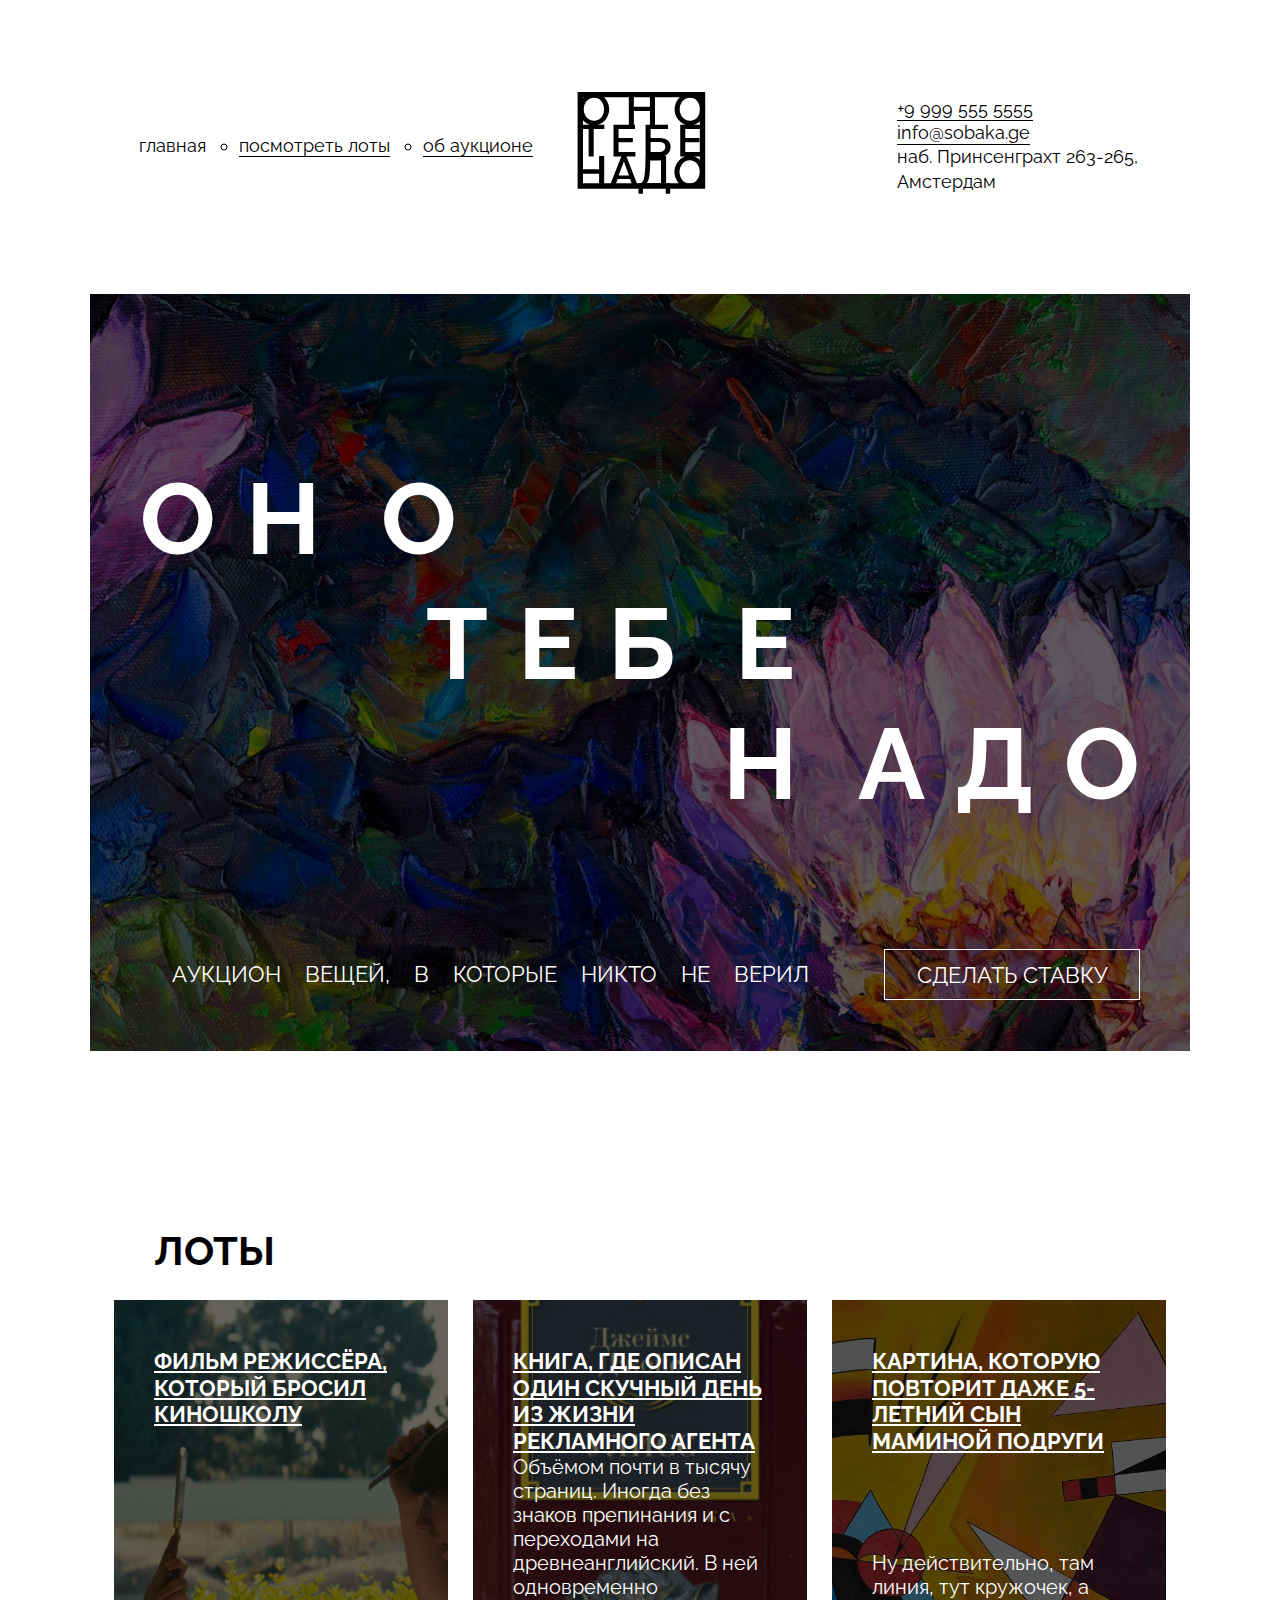
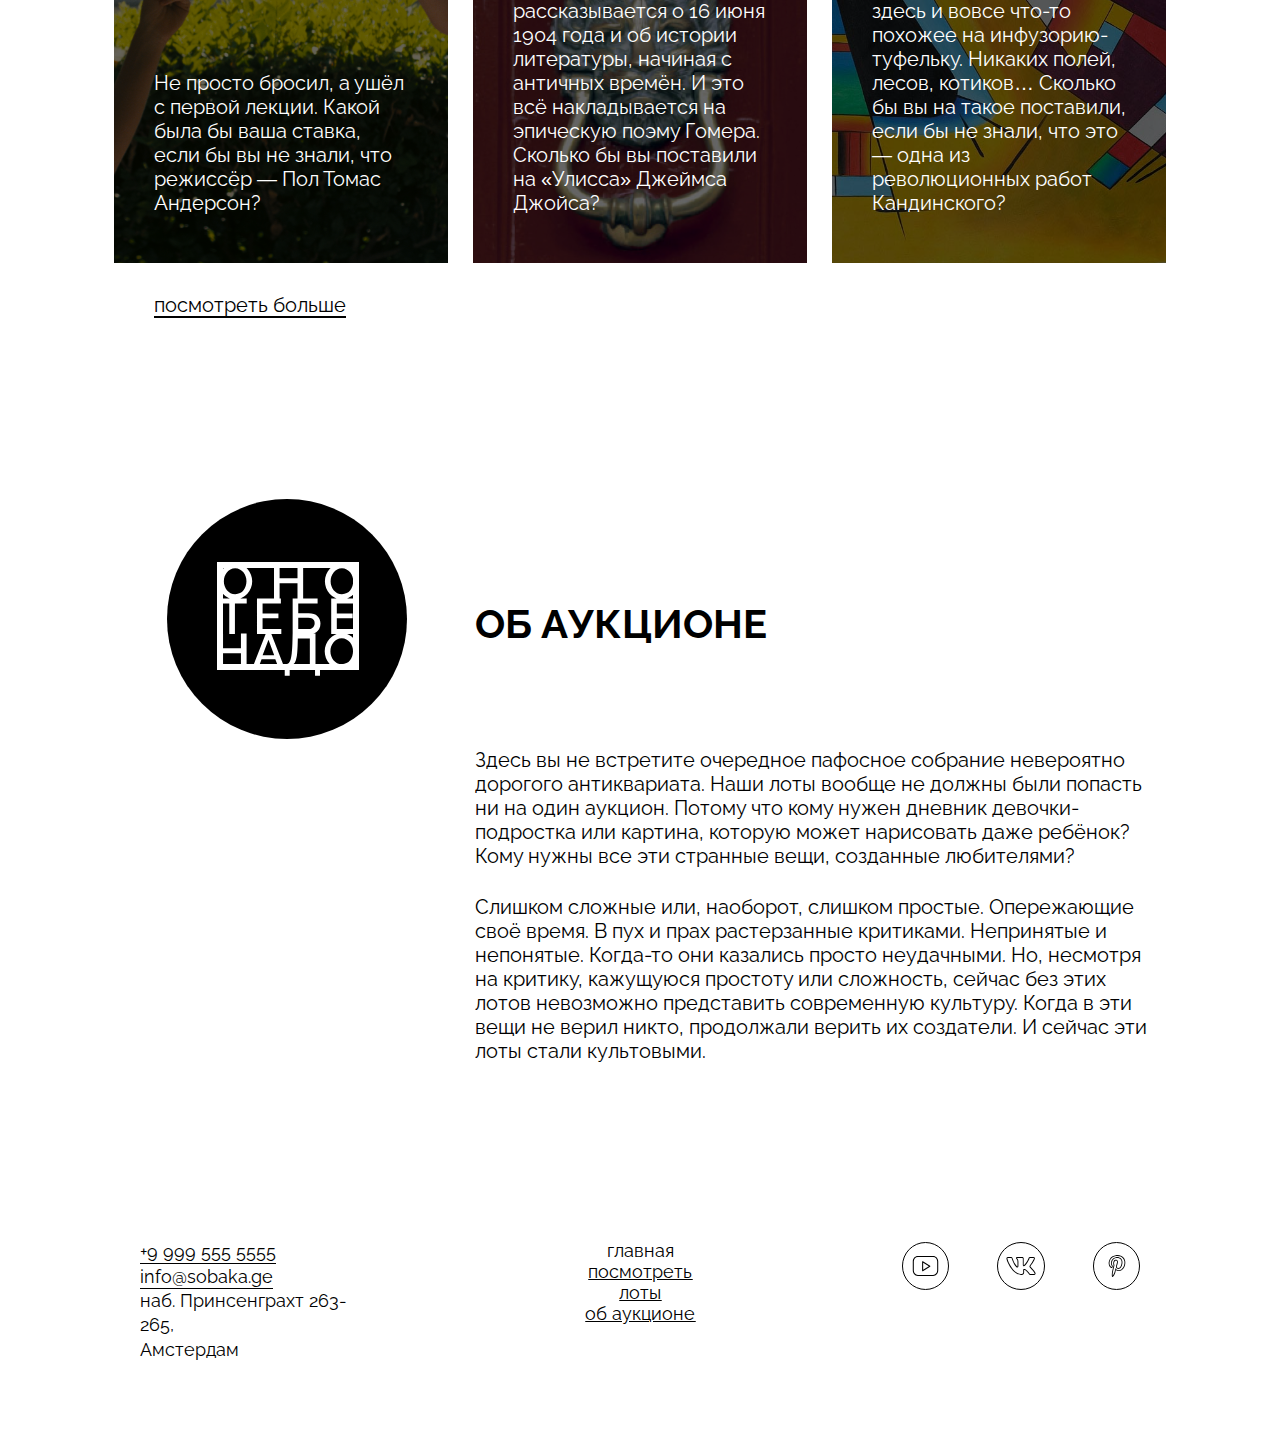
<file: index.html>
<!DOCTYPE html>
<html lang="ru">
    <head>
        <meta charset="UTF-8" />
        <meta http-equiv="X-UA-Compatible" content="IE=edge" />
        <meta name="viewport" content="width=device-width, initial-scale=1.0" />
        <title>Оно тебе надо — аукцион вещей, в которые никто не верил</title>
        <link rel="stylesheet" href="./fonts/fonts.css" />
        <link rel="stylesheet" href="./styles/global.css" />
        <link rel="stylesheet" href="./styles/style.css" />
    </head>
    <body class="content-box">
        <header class="header">
            <nav class="header__menu">
                <ul class="header__menu-list">
                    <li>
                        <a class="header__menu-link header__menu-link-active" href="#0"> главная</a>
                    </li>
                    <li class="header__item-accent">
                        <a class="header__menu-link" href="#0">посмотреть лоты</a>
                    </li>
                    <li class="header__item-accent">
                        <a class="header__menu-link" href="#0">об аукционе</a>
                    </li>
                </ul>
            </nav>
            <a class="header__menu-logo">
                <img class="header__image" src="./images/logo-black.svg" alt="Оно тебе надо" />
            </a>
            <address class="contacts">
                <ul class="contacts-list">
                    <li class="contacts-items">
                        <a class="contacts-items-link contacts-items-link-underline" href="tel:+99995555555">+9 999 555 5555</a>
                    </li>
                    <li>
                        <a class="contacts-items-link contacts-items-link-underline" href="mailto:info@sobaka.ge">info@sobaka.ge</a>
                    </li>
                    <li>
                        <a class="contacts-items-link contacts-items-link-address" href="#0">наб. Принсенграхт 263-265,</a>
                    </li>
                    <li>
                        <a class="сontacts-items-link contacts-items-link-address" href="#0">Амстердам</a>
                    </li>
                </ul>
            </address>
        </header>
        <main>
            <section class="cover">
                <div class="cover__background">
                    <div class="overlay"></div>
                    <h1 class="cover__title">
                        <span class="cover__aligned-text">о<span class="letters-sliced">но</span> </span>
                        <span class="cover__aligned-text cover__text_center">те<span class="letters-sliced">бе</span> </span>
                        <span class="cover__aligned-text cover__text_right"><span class="letters-sliced">н</span>ад<span class="align-letters">о</span> </span>
                    </h1>
                    <div class="cover__description">
                        <p class="cover__description-text">
                            Аукцион вещей, в которые никто не верил
                        </p>
                        <button type="button" class="cover__button">
                            Сделать ставку
                        </button>
                    </div>
                </div>
            </section>
            <section class="lots">
                <h2 class="lots__title">
                    Лоты
                </h2>
                <div class="lots__cards">
                    <a class="card-link" href="#0">
                        <article class="lots__cards-width">
                            <div class="lots__cards-background lots__cards-film-type">
                                <div class="overlay"></div>
                                <h2 class="lots__cards-title">
                                    Фильм режиссёра, который бросил киношколу
                                </h2>
                                <p class="lots__card-description">
                                    Не просто бросил, а ушёл с первой лекции. Какой была бы ваша ставка, если бы вы не знали, что режиссёр — Пол Томас Андерсон?
                                </p>
                            </div>
                        </article>
                    </a>
                    <a class="card-link" href="#0">
                        <article class="lots__cards-width">
                            <div class="lots__cards-background lots__cards-book-type">
                                <div class="overlay"></div>
                                <h2 class="lots__cards-title">
                                    Книга, где описан один скучный день из жизни рекламного агента
                                </h2>
                                <p class="lots__card-description">
                                    Объёмом почти в тысячу страниц. Иногда без знаков препинания и с переходами на древнеанглийский. В ней одновременно рассказывается о 16 июня 1904 года и об истории литературы, начиная с античных времён. И
                                    это всё накладывается на эпическую поэму Гомера. Сколько бы вы поставили на «Улисса» Джеймса Джойса?
                                </p>
                            </div>
                        </article>
                    </a>
                    <a class="card-link" href="#0">
                        <article class="lots__cards-width">
                            <div class="lots__cards-background lots__cards-picture-type">
                                <div class="overlay"></div>
                                <h2 class="lots__cards-title">
                                    Картина, которую повторит даже 5-летний сын маминой подруги
                                </h2>
                                <p class="lots__card-description">
                                    Ну действительно, там линия, тут кружочек, а здесь и вовсе что-то похожее на инфузорию-туфельку. Никаких полей, лесов, котиков… Сколько бы вы на такое поставили, если бы не знали, что это — одна из
                                    революционных работ Кандинского?
                                </p>
                            </div>
                        </article>
                    </a>
                </div>
                <a class="lots__more">
                    посмотреть больше
                </a>
            </section>

            <section class="about">
                <div class="about__circle-img">
                    <img class="about__image" src="./images/logo-white.svg" alt="Это тебе надо" />
                </div>
                <h3 class="about__title">
                    Об аукционе
                </h3>
                <p class="about__text">
                    Здесь вы не встретите очередное пафосное собрание невероятно дорогого антиквариата. Наши лоты вообще не должны были попасть ни на один аукцион. Потому что кому нужен дневник девочки-подростка или картина, которую может
                    нарисовать даже ребёнок? Кому нужны все эти странные вещи, созданные любителями?
                </p>
                <p class="about__text">
                    Слишком сложные или, наоборот, слишком простые. Опережающие своё время. В пух и прах растерзанные критиками. Непринятые и непонятые. Когда-то они казались просто неудачными. Но, несмотря на критику, кажущуюся простоту
                    или сложность, сейчас без этих лотов невозможно представить современную культуру. Когда в эти вещи не верил никто, продолжали верить их создатели. И сейчас эти лоты стали культовыми.
                </p>
            </section>
        </main>
        <footer class="footer">
            <address>
                <ul class="contacts-list">
                    <li class="contacts-items">
                        <a class="contacts-items-link contacts-items-link-underline" href="tel:+99995555555">+9 999 555 5555</a>
                    </li>
                    <li>
                        <a class="contacts-items-link contacts-items-link-underline" href="mailto:info@sobaka.ge">info@sobaka.ge</a>
                    </li>
                    <li>
                        <a class="contacts-items-link contacts-items-link-address" href="#0">наб. Принсенграхт 263-265,</a>
                    </li>
                    <li>
                        <a class="contacts-items-link contacts-items-link-address" href="#0">Амстердам</a>
                    </li>
                </ul>
            </address>
            <nav>
                <ul class="footer__menu">
                    <li class="footer__menu-item footer__menu-item-active">
                        <a class="footer__menu-link footer__menu-link-active" href="#0">главная</a>
                    </li>
                    <li class="footer__menu-item">
                        <a class="footer__menu-link" href="#0">посмотреть лоты</a>
                    </li>
                    <li class="footer__menu-item">
                        <a class="footer__menu-link" href="#0">об аукционе</a>
                    </li>
                </ul>
            </nav>
            <div class="footer__social-media">
                <div class="footer__social-media-box">
                    <a class="box__item">
                        <img class="footer__image" src="./images/yt.svg" alt="youtube" />
                    </a>
                    <a class="box__item">
                        <img class="footer__image" src="./images/vk.svg" alt="vk" />
                    </a>
                    <a class="box__item">
                        <img class="footer__image" src="./images/pinterest.svg" alt="pinterest" />
                    </a>
                </div>
            </div>
        </footer>
    </body>
</html>
</file>
<file: fonts/fonts.css>
@font-face {
  font-family: Raleway;
  src:
    url(./Raleway-Regular.woff2) format('woff2'),
    url(./Raleway-Regular.woff) format('woff');
  font-weight: normal;
  font-display: swap;
}

@font-face {
  font-family: Raleway;
  src:
    url(./Raleway-Bold.woff2) format('woff2'),
    url(./Raleway-Bold.woff) format('woff');
  font-weight: bold;
  font-display: swap;
}
</file>
<file: styles/global.css>
*,
*::before,
*::after {
  box-sizing: border-box;
}

body {
  width: 1100px;
  margin: 0 auto;
  font-family: "Raleway", sans-serif;
}

h1,
h2,
h3,
h4,
h5,
h6,
p,
ul,
ol,
li,
blockquote,address {
  margin: 0;
  padding: 0;
}

address {
  all:initial;
}

a {
  color: inherit;
}

img {
  width: 100%;
}
</file>
<file: styles/style.css>
.content-box {
    font-family: "Raleway", sans-serif;
    width: 1100px;
}

.header {
    display: grid;
    width: 1052px;
    grid-template-columns: 1fr min-content 1fr;
    padding: 0 24px 0 25px;
    margin: 92px auto 96px;
    align-items: center;
}

.header__menu-list {
    display: flex;
    gap: 33px;
    font-family: "Raleway", sans-serif;
    font-weight: 400;
    font-size: 18px;
    color: #000;
    list-style: none;
}

.header__menu-link {
    text-decoration: none;
    list-style-type: none;
}

.header__item-accent {
    list-style: circle;
    text-decoration: underline;
    text-underline-offset: 4px;
}

.header__menu-logo {
    width: 100%;
}

.header__image {
    min-width: 133px;
}

.contacts {
    justify-self: end;
    padding-right: 4px;
}

.contacts-list {
    font-family: "Raleway", sans-serif;
    font-weight: 400;
    font-style: normal;
    font-size: 18px;
    line-height: 135%;
    color: #000;
    list-style: none;
}

.contacts-items-link-address {
    text-decoration: none;
}

.contacts-items-link-underline {
    text-underline-offset: 5px;
}

.cover {
    min-height: 757px;
}

.cover__background {
    background: url("../images/cover.jpg");
    background-repeat: no-repeat;
    background-size: cover;
    background-position: 57%;
    position: relative;
    z-index: 1;
}

.cover__title {
    padding-top: 170px;
    padding-left: 50px;
    padding-right: 50px;
    display: flex;
    flex-direction: column;
    gap: 20px;
    font-weight: 700;
    font-size: 100px;
    line-height: 115%;
    letter-spacing: 0.3em;
    text-transform: uppercase;
    color: #fff;
}

.overlay {
    position: absolute;
    top: 0;
    left: 0;
    width: 100%;
    height: 100%;
    background-color: rgba(0, 0, 0, 0.6);
    z-index: -1;
}

.cover__aligned-text {
    line-height: 1.1;
    display: block;
}

.cover__text_center {
    line-height: 1;
    text-align: center;
}

.cover__text_right {
    line-height: 1;
    text-align: right;
}

.letters-sliced {
    letter-spacing: 60px;
}

.align-letters {
    letter-spacing: normal;
}

.cover__description {
    display: flex;
    align-items: center;
    justify-content: space-between;
    padding: 135px 50px 51px 82px;
}

.cover__description-text {
    font-weight: 400;
    font-size: 22px;
    line-height: 127%;
    text-transform: uppercase;
    color: #fff;
    word-spacing: 18px;
}

.cover__button {
    font-family: "Raleway", sans-serif;
    background: transparent;
    border: 1px solid #fff;
    width: 256px;
    min-height: 51px;
    font-weight: 500;
    font-size: 22px;
    text-transform: uppercase;
    text-align: center;
    color: #fff;
}

.lots {
    font-family: "Raleway", sans-serif;
    padding: 176px 24px 0;
}

.lots__title {
    font-family: "Raleway", sans-serif;
    display: inline-block;
    text-transform: uppercase;
    font-weight: 700;
    font-size: 40px;
    text-transform: uppercase;
    color: #000;
    padding: 0 0 26px 40px;
}

.card-link {
    text-decoration: none;
}

.lots__cards {
    display: flex;
    gap: 25px;
    flex-wrap: wrap;
}

.lots__cards-background {
    display: flex;
    flex-direction: column;
    justify-content: space-between;
    max-width: 334px;
    min-height: 563px;
    background-repeat: no-repeat;
    background-position: center;
    background-size: cover;
    position: relative;
    z-index: 1;
    padding: 48px 40px;
}

.lots__cards-film-type {
    background-image: url("../images/card-lot-01.jpg");
}

.lots__cards-book-type {
    background-image: url("../images/card-lot-02.jpg");
}

.lots__cards-picture-type {
    background-image: url("../images/card-lot-03.jpg");
}

.lots__cards-title {
    font-family: "Raleway", sans-serif;
    font-weight: 700;
    font-size: 22px;
    line-height: 120%;
    text-transform: uppercase;
    text-decoration: underline;
    text-decoration-skip-ink: none;
    color: #fff;
}

.lots__card-description {
    font-family: "Raleway", sans-serif;
    font-weight: 400;
    font-size: 20px;
    line-height: 120%;
    color: #fff;
}

.lots__more {
    display: inline-block;
    font-weight: 400;
    font-size: 20px;
    color: #000;
    text-decoration: underline;
    text-underline-offset: 4px;
    padding: 30px 0 0 40px;
}

.about {
    font-family: "Raleway", sans-serif;
    display: grid;
    grid-template-columns: 1fr 2fr;
    padding: 133px 24px 0;
    gap: 0px 15px;
}

.about__circle-img {
    grid-column: span 1;
    grid-row: span 1;
    display: flex;
    justify-content: center;
    align-items: center;
    width: 240px;
    height: 240px;
    border-radius: 100%;
    background-color: #000;
    align-self: center;
    justify-self: center;
    margin-top: 40px;
}

.about__image {
    width: 148px;
    height: 100%;
}

.about__title {
    grid-column: 2/3;
    align-self: center;
    font-weight: 700;
    font-size: 40px;
    text-transform: uppercase;
    color: #000;
    align-self: center;
    padding: 150px 0 101px 0;
}

.about__text {
    grid-column: 2/3;
    font-weight: 400;
    font-size: 20px;
    line-height: 120%;
    color: #000;
    margin-bottom: 27px;
}

.footer {
    font-family: "Raleway", sans-serif;
    display: flex;
    gap: 186px;
    padding: 150px 50px 91px;
}

.footer__menu {
    font-weight: 400;
    font-size: 18px;
    text-align: center;
    color: #000;
    list-style: none;
}

.footer__menu-item {
    text-decoration: underline;
}

.footer__menu-item-active {
    text-decoration: none;
}

.footer__menu-link-active {
    text-decoration: none;
}

.footer__social-media {
    display: flex;
    align-items: flex-start;
}

.footer__social-media-box {
    display: flex;
    gap: 48px;
}

.footer__image {
    max-width: 48px;
    height: 100%;
}

@-moz-document url-prefix() {
    .footer__image {
        min-width: 48px;
    }
}
</file>
